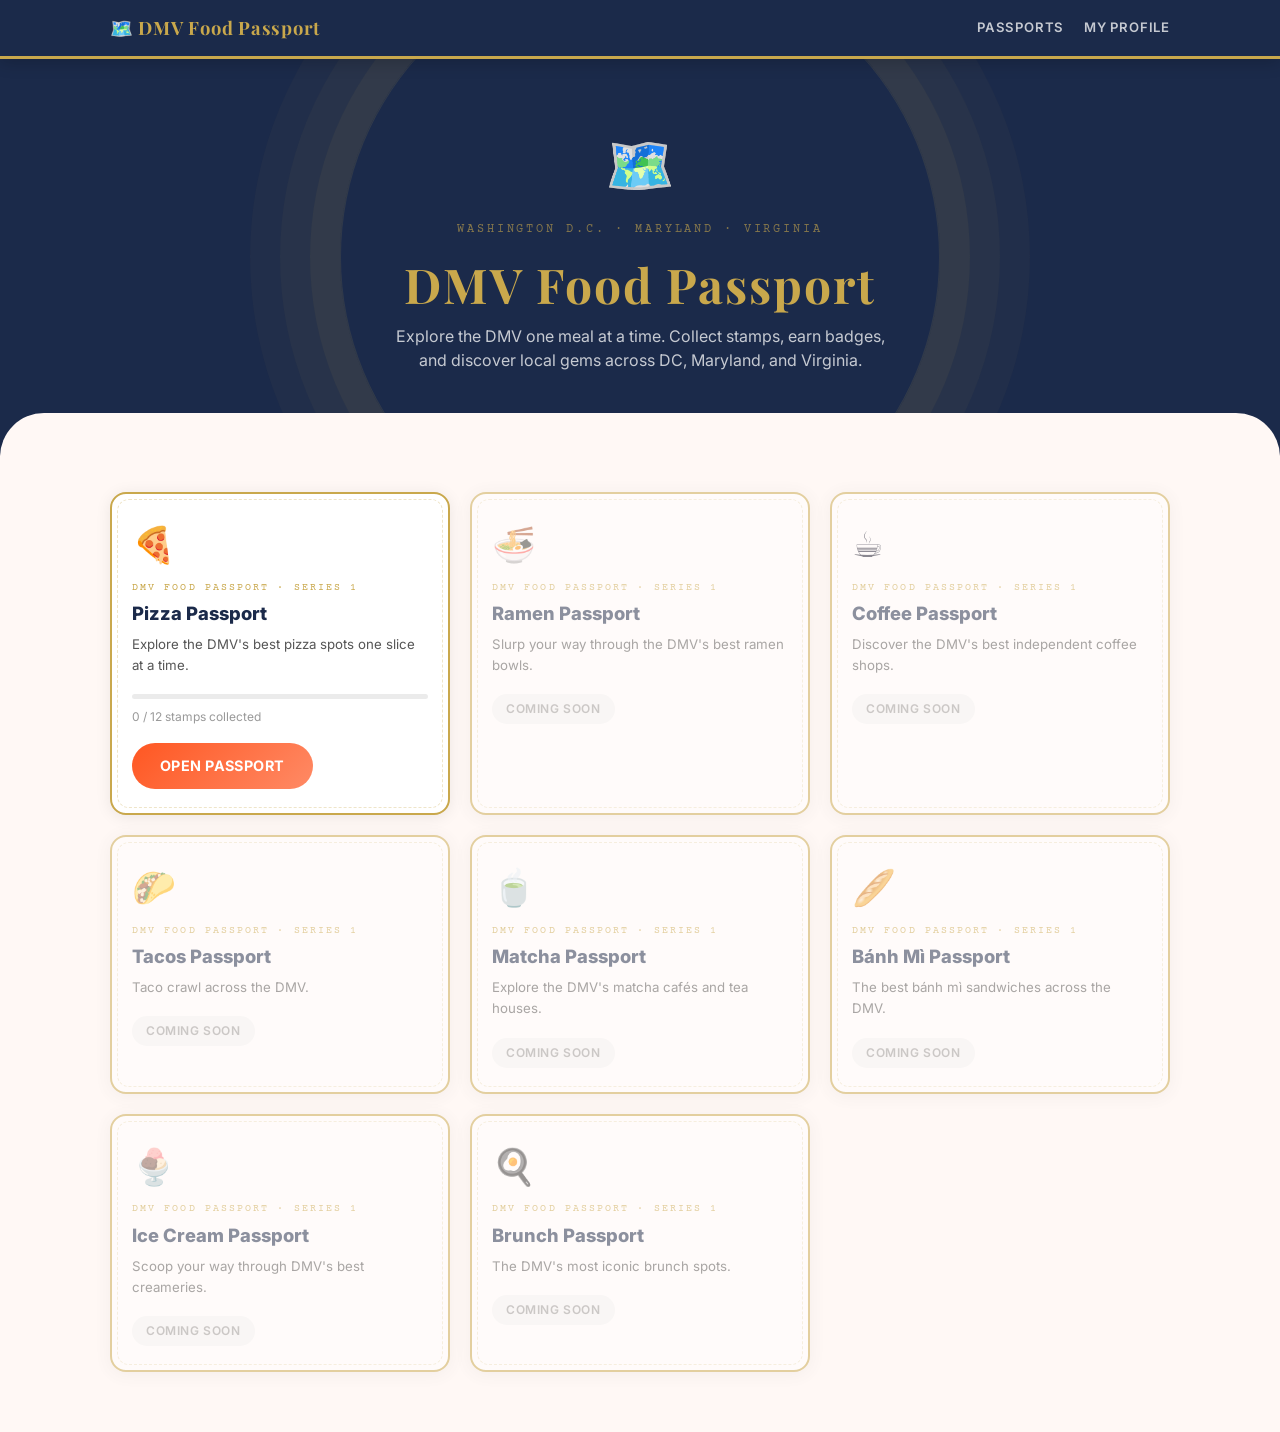
<file: index.html>
<!DOCTYPE html>
<html lang="en">
<head>
  <meta charset="UTF-8">
  <meta name="viewport" content="width=device-width, initial-scale=1.0">
  <title>DMV Food Passport</title>
  <link rel="preconnect" href="https://fonts.googleapis.com">
  <link href="https://fonts.googleapis.com/css2?family=Playfair+Display:wght@600;700&family=Inter:wght@400;500;600&display=swap" rel="stylesheet">
  <link rel="stylesheet" href="css/styles.css">
</head>
<body data-page="index">

  <nav class="nav">
    <div class="nav__inner">
      <span class="nav__logo">🗺️ DMV Food Passport</span>
      <div class="nav__links">
        <a href="index.html" class="nav__link">Passports</a>
        <a href="profile.html" class="nav__link">My Profile</a>
      </div>
    </div>
  </nav>

  <div class="hero">
    <div class="hero__emoji">🗺️</div>
    <p class="hero__subtitle-top">Washington D.C. · Maryland · Virginia</p>
    <h1 class="hero__title">DMV Food Passport</h1>
    <p class="hero__subtitle">Explore the DMV one meal at a time. Collect stamps, earn badges, and discover local gems across DC, Maryland, and Virginia.</p>
  </div>

  <div id="passport-grid"></div>

  <script src="js/data.js"></script>
  <script src="js/passport.js"></script>
  <script src="js/app.js"></script>
</body>
</html>
</file>
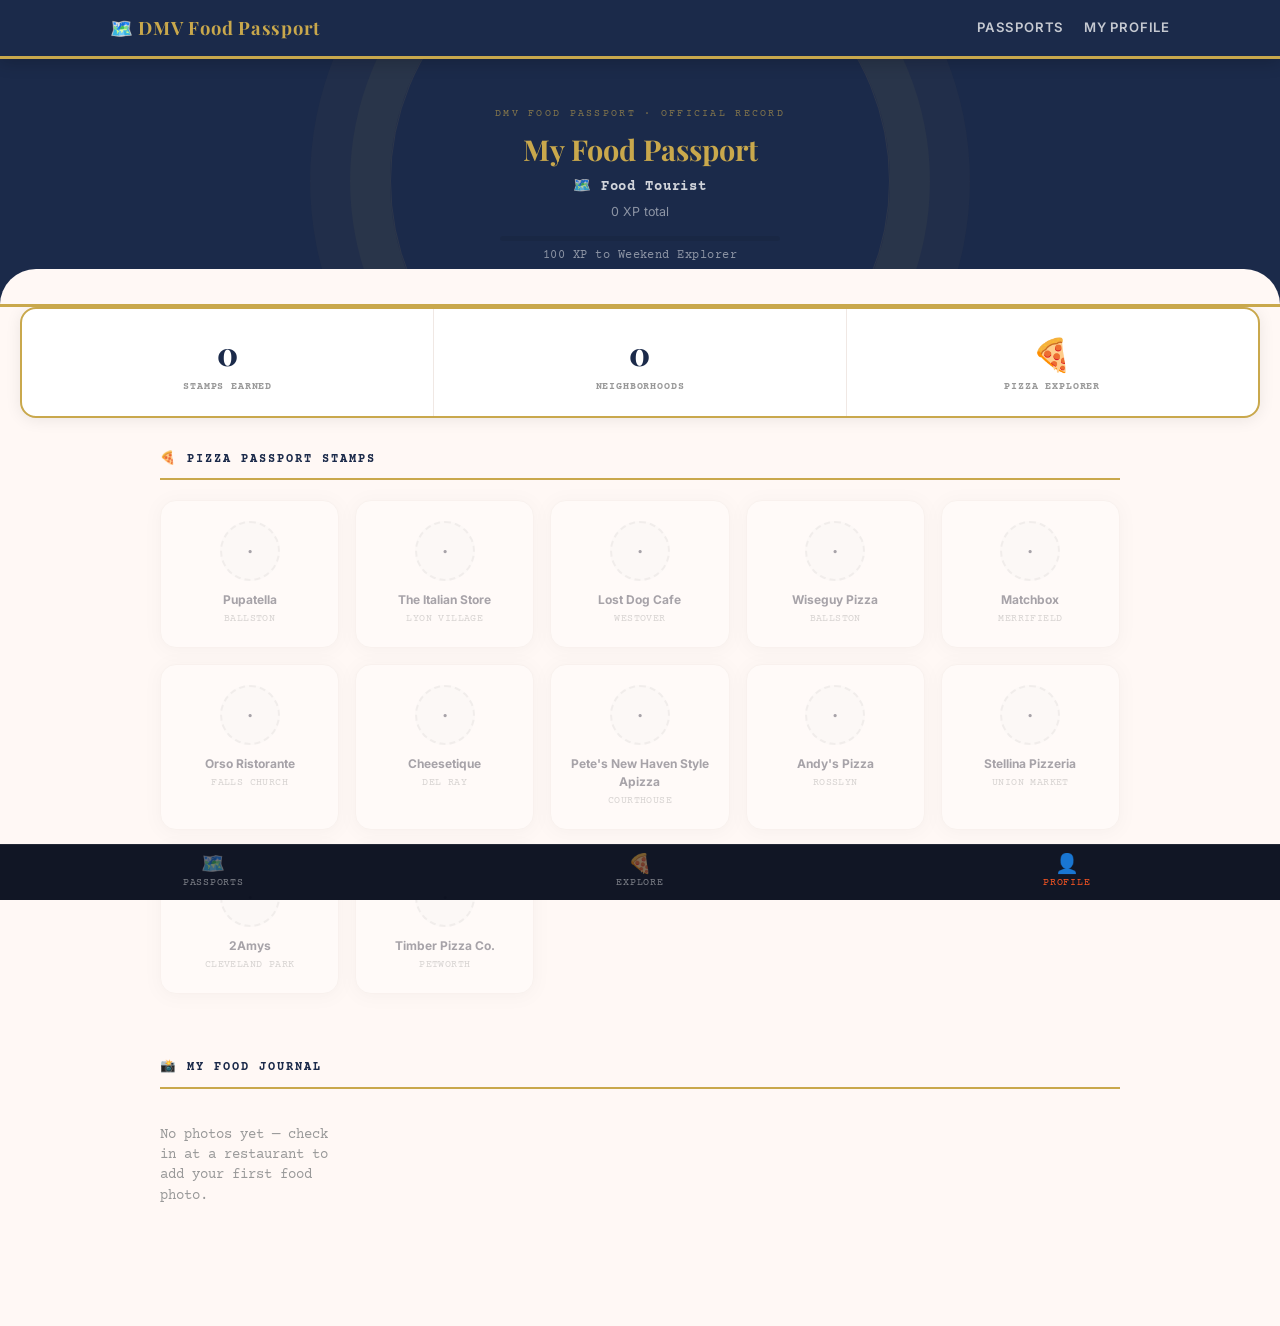
<file: profile.html>
<!DOCTYPE html>
<html lang="en">
<head>
  <meta charset="UTF-8">
  <meta name="viewport" content="width=device-width, initial-scale=1.0">
  <title>My Passport — DMV Food Passport</title>
  <link rel="preconnect" href="https://fonts.googleapis.com">
  <link href="https://fonts.googleapis.com/css2?family=Playfair+Display:wght@600;700&family=Inter:wght@400;500;600&display=swap" rel="stylesheet">
  <link rel="stylesheet" href="css/styles.css">
</head>
<body data-page="profile">

  <nav class="nav">
    <div class="nav__inner">
      <a href="index.html" class="nav__logo">🗺️ DMV Food Passport</a>
      <div class="nav__links">
        <a href="index.html" class="nav__link">Passports</a>
        <a href="profile.html" class="nav__link">My Profile</a>
      </div>
    </div>
  </nav>

  <style>
    body { padding-bottom: 72px; }
  </style>

  <div class="profile-header">
    <p class="profile-header__label">DMV Food Passport · Official Record</p>
    <h1 class="profile-header__title">My Food Passport</h1>
    <p class="profile-header__level" id="profile-level">🗺️ Food Tourist</p>
    <p class="profile-header__xp" id="profile-xp">0 XP total</p>
    <div class="progress-bar profile-xp-bar">
      <div class="progress-bar__fill" id="profile-xp-bar-fill" style="width: 0%"></div>
    </div>
    <p class="profile-next-level" id="profile-next-level"></p>
  </div>

  <div class="profile-stats">
    <div class="stat">
      <div class="stat__number" id="stat-stamps">0</div>
      <div class="stat__label">Stamps Earned</div>
    </div>
    <div class="stat">
      <div class="stat__number" id="stat-neighborhoods">0</div>
      <div class="stat__label">Neighborhoods</div>
    </div>
    <div class="stat">
      <div class="stat__number">🍕</div>
      <div class="stat__label">Pizza Explorer</div>
    </div>
  </div>

  <div class="profile-section">
    <h2 class="profile-section__title">🍕 Pizza Passport Stamps</h2>
    <div id="stamp-book"></div>
  </div>

  <div class="profile-section">
    <h2 class="profile-section__title">📸 My Food Journal</h2>
    <div id="photo-journal"></div>
  </div>

  <nav class="game-tab-bar">
    <a href="index.html" class="game-tab">
      <span class="game-tab-icon">🗺️</span>
      <span class="game-tab-label">Passports</span>
    </a>
    <a href="passport.html?type=pizza" class="game-tab">
      <span class="game-tab-icon">🍕</span>
      <span class="game-tab-label">Explore</span>
    </a>
    <a href="profile.html" class="game-tab game-tab--active">
      <span class="game-tab-icon">👤</span>
      <span class="game-tab-label">Profile</span>
    </a>
  </nav>

  <script src="js/data.js"></script>
  <script src="js/passport.js"></script>
  <script src="js/app.js"></script>
</body>
</html>
</file>
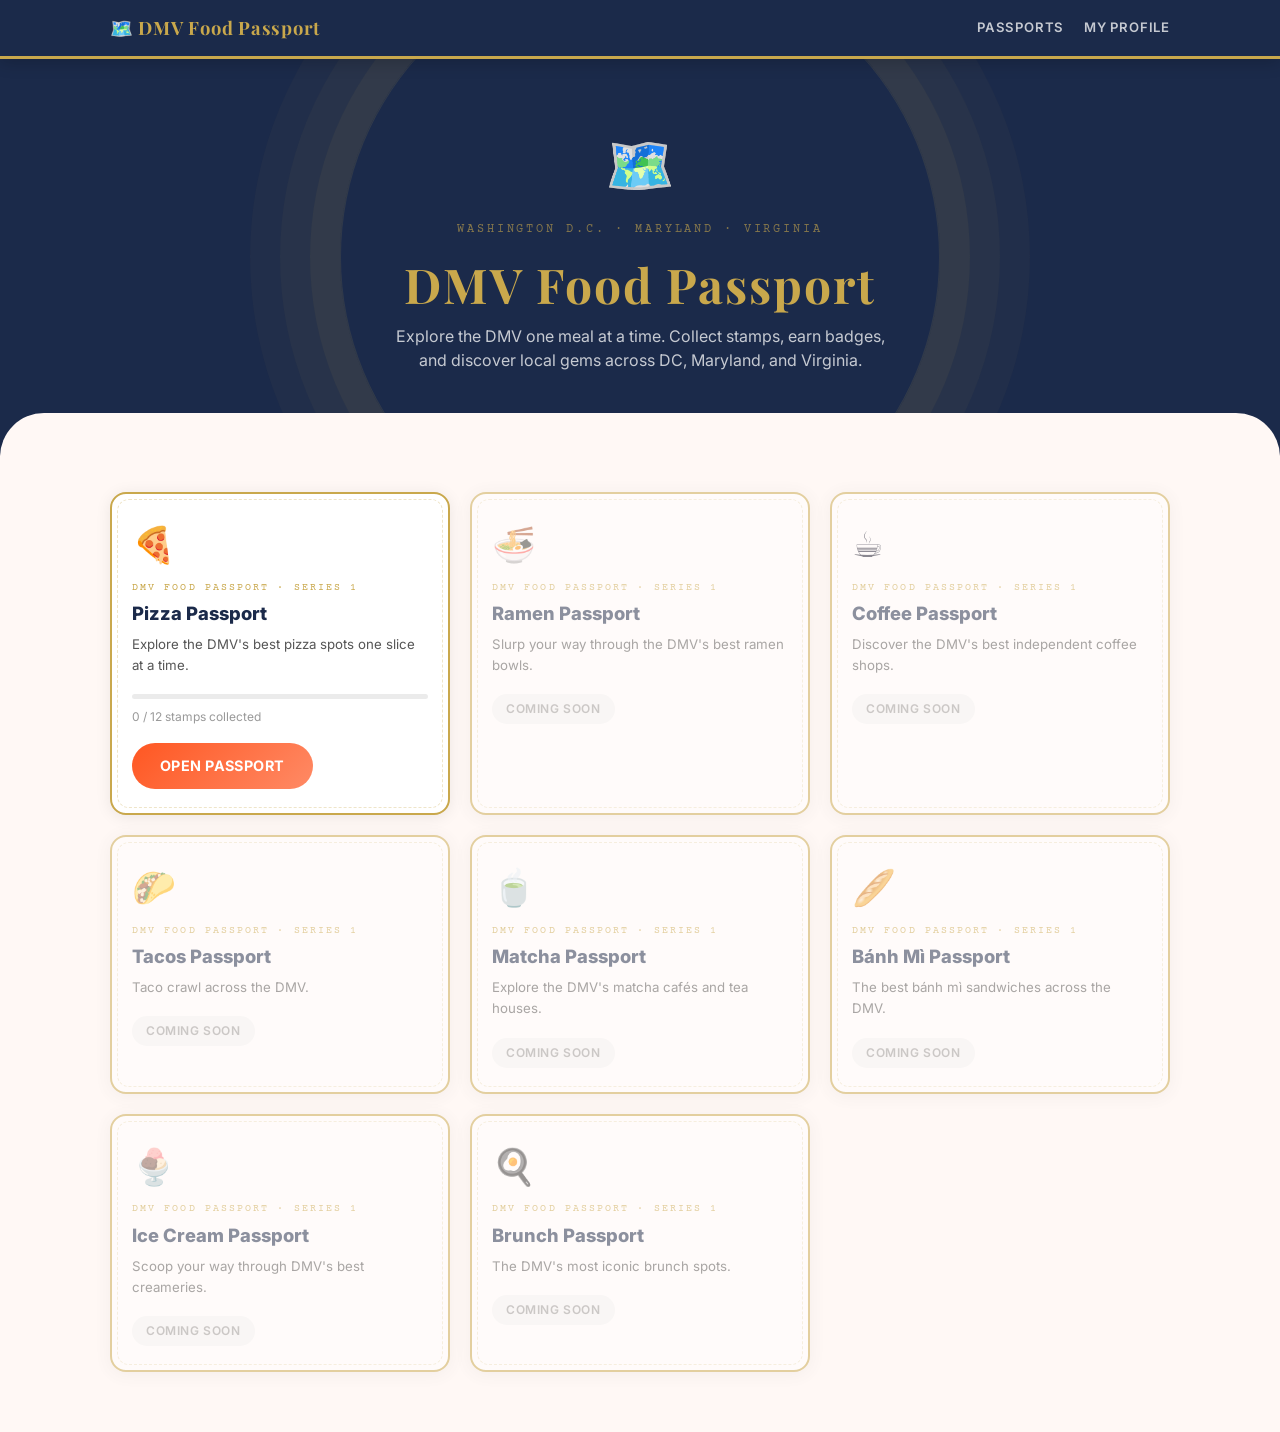
<file: restaurant.html>
<!DOCTYPE html>
<html lang="en">
<head>
  <meta charset="UTF-8">
  <meta name="viewport" content="width=device-width, initial-scale=1.0">
  <title>Check In — DMV Food Passport</title>
  <link rel="preconnect" href="https://fonts.googleapis.com">
  <link href="https://fonts.googleapis.com/css2?family=Playfair+Display:wght@600;700&family=Inter:wght@400;500;600&display=swap" rel="stylesheet">
  <link rel="stylesheet" href="css/styles.css">
</head>
<body data-page="restaurant">

  <nav class="nav">
    <div class="nav__inner">
      <a href="index.html" class="nav__logo">🗺️ DMV Food Passport</a>
      <div class="nav__links">
        <a href="passport.html?type=pizza" class="nav__link">← Back to Map</a>
        <a href="profile.html" class="nav__link">My Profile</a>
      </div>
    </div>
  </nav>

  <div class="restaurant-page">
    <a href="passport.html?type=pizza" class="restaurant-back">← Back to Pizza Passport Map</a>

    <div class="restaurant-hero">
      <div class="restaurant-hero__emoji" id="restaurant-emoji">🍕</div>
      <div>
        <h1 class="restaurant-hero__name" id="restaurant-name">Loading...</h1>
        <p class="restaurant-hero__neighborhood" id="restaurant-neighborhood"></p>
        <p class="restaurant-hero__address" id="restaurant-address"></p>
        <p class="restaurant-hero__description" id="restaurant-description"></p>
        <div class="tags" id="restaurant-tags"></div>
      </div>
    </div>

    <!-- Step progress bar -->
    <div class="step-progress" id="step-progress">
      <div class="step-progress__track">
        <div class="step-progress__fill" id="step-progress-fill" style="width: 0%"></div>
      </div>
      <div class="step-progress__labels">
        <span class="step-label step-label--active" id="step-label-1">1. Check In</span>
        <span class="step-label" id="step-label-2">2. Rate It</span>
        <span class="step-label" id="step-label-3">3. Return?</span>
        <span class="step-label" id="step-label-4">4. Photos</span>
      </div>
    </div>

    <form id="ranking-form">

      <!-- Step 1: Check In -->
      <div class="section step-section step-section--active" id="checkin-section" data-step="1">
        <h2 class="section__title">✅ Step 1 — Check In</h2>
        <div class="checkin-btn-group" id="checkin-options">
          <div class="checkin-option" id="checkin-manual">
            <div class="checkin-option__icon">📍</div>
            <div class="checkin-option__label">I'm here!</div>
            <div class="checkin-option__desc">Manual check-in</div>
          </div>
          <div class="checkin-option" id="checkin-photo-trigger">
            <div class="checkin-option__icon">📷</div>
            <div class="checkin-option__label">Snap a photo</div>
            <div class="checkin-option__desc">Upload food or place photo</div>
          </div>
        </div>
        <input type="checkbox" id="confirm-checkin" style="display:none">
      </div>

      <!-- Step 2: Rate It (locked until check-in) -->
      <div class="section step-section step-section--locked" id="rating-section" data-step="2">
        <div class="lock-overlay">
          <div class="lock-overlay__icon">🔒</div>
          <div class="lock-overlay__text">Check in first to unlock</div>
        </div>
        <h2 class="section__title">⭐ Step 2 — Rate It</h2>
        <div id="sliders-container"></div>
        <button type="button" class="btn btn--secondary btn--full" id="done-rating-btn" style="margin-top:16px; display:none">Looks good →</button>
      </div>

      <!-- Step 3: Would you return? (locked until rated) -->
      <div class="section step-section step-section--locked" id="return-section" data-step="3">
        <div class="lock-overlay">
          <div class="lock-overlay__icon">🔒</div>
          <div class="lock-overlay__text">Rate it first to unlock</div>
        </div>
        <h2 class="section__title">🔄 Step 3 — Would you return?</h2>
        <div class="return-buttons">
          <button type="button" class="return-btn return-btn--yes" id="return-yes">👍 Yes!</button>
          <button type="button" class="return-btn return-btn--no" id="return-no">👎 Probably not</button>
        </div>
      </div>

      <!-- Step 4: Photos (locked until return answered) -->
      <div class="section step-section step-section--locked" id="photos-section" data-step="4">
        <div class="lock-overlay">
          <div class="lock-overlay__icon">🔒</div>
          <div class="lock-overlay__text">Answer above to unlock</div>
        </div>
        <h2 class="section__title">📸 Step 4 — Add Photos</h2>
        <label class="photo-upload-area" for="photo-input">
          <div class="photo-upload-area__icon">📷</div>
          <div class="photo-upload-area__label">Tap to add food or restaurant photos</div>
        </label>
        <input type="file" id="photo-input" class="photo-upload-input" accept="image/*" multiple>
        <div id="photo-preview"></div>
        <button type="button" class="btn btn--secondary btn--full" id="skip-photos-btn" style="margin-top:12px">Skip photos →</button>
      </div>

      <!-- Submit (hidden until all steps done) -->
      <div id="submit-section" style="display:none">
        <button type="submit" class="btn btn--primary btn--full stamp-btn">Stamp My Passport 🍕</button>
      </div>

    </form>
  </div>

  <script src="js/data.js"></script>
  <script src="js/passport.js"></script>
  <script src="js/app.js"></script>
</body>
</html>
</file>
<file: css/styles.css>
/* ── Google Fonts: add Courier Prime for passport mono feel ───────── */
@import url('https://fonts.googleapis.com/css2?family=Playfair+Display:wght@600;700&family=Inter:wght@400;500;600;700;800&family=Courier+Prime:wght@400;700&display=swap');

/* ── Reset & Base ─────────────────────────────────────────────────── */
*, *::before, *::after { box-sizing: border-box; margin: 0; padding: 0; }

:root {
  --orange:       #FF5722;
  --orange-dark:  #E64A19;
  --orange-light: #FF8A65;
  --grad:         linear-gradient(135deg, #FF5722 0%, #FF8A65 100%);
  --grad-hero:    linear-gradient(160deg, #FF5722 0%, #FF7043 60%, #FFA07A 100%);

  /* Passport palette */
  --passport-navy:   #1B2A4A;
  --passport-gold:   #C9A84C;
  --passport-gold-light: #E8D090;
  --passport-cream:  #FAF6EE;
  --passport-ink-red:  #C0392B;
  --passport-ink-blue: #1a4b8c;
  --passport-ink-green: #1a6b3a;
  --passport-page:   #F7F3EB;

  --bg:        #FFF8F5;
  --bg-white:  #FFFFFF;
  --card-bg:   #FFFFFF;
  --text:      #1A1A2E;
  --text-mid:  #555;
  --text-light:#999;
  --border:    #F0E8E4;
  --radius:    16px;
  --radius-sm: 10px;
  --shadow:    0 4px 20px rgba(255,87,34,0.10);
  --shadow-card: 0 2px 16px rgba(0,0,0,0.08);
}

body {
  font-family: 'Inter', system-ui, sans-serif;
  background: var(--bg);
  color: var(--text);
  min-height: 100vh;
  line-height: 1.5;
}

h1, h2, h3 { font-family: 'Playfair Display', Georgia, serif; }
a { color: inherit; text-decoration: none; }
img { max-width: 100%; display: block; }

/* ── Layout ───────────────────────────────────────────────────────── */
.container { max-width: 1100px; margin: 0 auto; padding: 0 20px; }

/* ── Nav ──────────────────────────────────────────────────────────── */
.nav {
  background: var(--passport-navy);
  border-bottom: 3px solid var(--passport-gold);
  padding: 14px 0;
  position: sticky;
  top: 0;
  z-index: 1000;
  box-shadow: 0 3px 16px rgba(0,0,0,0.2);
}
.nav__inner {
  display: flex;
  align-items: center;
  justify-content: space-between;
  max-width: 1100px;
  margin: 0 auto;
  padding: 0 20px;
}
.nav__logo {
  font-family: 'Playfair Display', serif;
  font-size: 1.15rem;
  font-weight: 700;
  color: var(--passport-gold);
  letter-spacing: 0.04em;
}
.nav__links { display: flex; gap: 20px; }
.nav__link {
  font-size: 0.82rem;
  font-weight: 600;
  color: rgba(255,255,255,0.75);
  letter-spacing: 0.06em;
  text-transform: uppercase;
  transition: color 0.2s;
}
.nav__link:hover { color: var(--passport-gold); }

/* ── Buttons ──────────────────────────────────────────────────────── */
.btn {
  display: inline-block;
  padding: 12px 28px;
  border-radius: 99px;
  font-size: 0.9rem;
  font-weight: 700;
  cursor: pointer;
  border: none;
  transition: transform 0.15s, box-shadow 0.15s;
  letter-spacing: 0.03em;
  text-transform: uppercase;
}
.btn:hover { transform: translateY(-2px); box-shadow: 0 6px 20px rgba(255,87,34,0.35); }
.btn--primary { background: var(--grad); color: #fff; }
.btn--secondary { background: #fff; border: 2px solid var(--orange); color: var(--orange); }
.btn--full { width: 100%; text-align: center; padding: 16px; font-size: 1rem; }

/* ── Passport decorative border mixin ────────────────────────────── */
.passport-border {
  border: 2px solid var(--passport-gold);
  position: relative;
}
.passport-border::before {
  content: '';
  position: absolute;
  inset: 4px;
  border: 1px dashed var(--passport-gold-light);
  border-radius: inherit;
  pointer-events: none;
  opacity: 0.5;
}

/* ── Hero ─────────────────────────────────────────────────────────── */
.hero {
  text-align: center;
  padding: 64px 20px 52px;
  background: var(--passport-navy);
  position: relative;
  overflow: hidden;
}
/* Guilloche-style decorative rings */
.hero::before {
  content: '';
  position: absolute;
  top: 50%; left: 50%;
  width: 600px; height: 600px;
  margin: -300px 0 0 -300px;
  border-radius: 50%;
  border: 1px solid rgba(201,168,76,0.12);
  box-shadow:
    0 0 0 30px rgba(201,168,76,0.06),
    0 0 0 60px rgba(201,168,76,0.04),
    0 0 0 90px rgba(201,168,76,0.03);
  pointer-events: none;
}
.hero::after {
  content: '';
  position: absolute;
  bottom: -1px; left: 0; right: 0;
  height: 44px;
  background: var(--bg);
  border-radius: 44px 44px 0 0;
}
.hero__emoji { font-size: 3.5rem; margin-bottom: 14px; position: relative; z-index: 1; }
.hero__title {
  font-size: clamp(1.8rem, 5vw, 3rem);
  color: var(--passport-gold);
  margin-bottom: 4px;
  position: relative; z-index: 1;
  letter-spacing: 0.04em;
}
.hero__subtitle-top {
  font-family: 'Courier Prime', monospace;
  font-size: 0.72rem;
  letter-spacing: 0.25em;
  text-transform: uppercase;
  color: rgba(201,168,76,0.6);
  margin-bottom: 10px;
  position: relative; z-index: 1;
}
.hero__subtitle {
  font-size: 1rem;
  color: rgba(255,255,255,0.75);
  max-width: 520px;
  margin: 0 auto 32px;
  position: relative; z-index: 1;
}
.hero .btn {
  background: var(--passport-gold);
  color: var(--passport-navy);
  position: relative; z-index: 1;
}
.hero .btn:hover { box-shadow: 0 6px 20px rgba(201,168,76,0.4); }

/* ── Progress Bar ─────────────────────────────────────────────────── */
.progress-bar {
  background: rgba(0,0,0,0.08);
  border-radius: 99px;
  height: 5px;
  overflow: hidden;
  margin: 8px 0 4px;
}
.progress-bar__fill {
  height: 100%;
  background: var(--grad);
  border-radius: 99px;
  transition: width 0.6s ease;
}
.progress-label { font-size: 0.75rem; color: var(--text-light); }

/* ── Index: Passport Cards ────────────────────────────────────────── */
#passport-grid {
  display: grid;
  grid-template-columns: repeat(auto-fill, minmax(260px, 1fr));
  gap: 20px;
  padding: 36px 20px 60px;
  max-width: 1100px;
  margin: 0 auto;
}

.passport-card {
  background: var(--card-bg);
  border: 2px solid var(--passport-gold);
  border-radius: var(--radius);
  padding: 24px 20px;
  transition: transform 0.2s, box-shadow 0.2s;
  box-shadow: var(--shadow-card);
  position: relative;
  overflow: hidden;
}
/* Inner decorative border */
.passport-card::before {
  content: '';
  position: absolute;
  inset: 5px;
  border: 1px dashed rgba(201,168,76,0.3);
  border-radius: 12px;
  pointer-events: none;
}
.passport-card:hover:not(.passport-card--coming-soon) {
  transform: translateY(-4px);
  box-shadow: 0 8px 30px rgba(201,168,76,0.25);
}
.passport-card--coming-soon { opacity: 0.5; cursor: default; }
.passport-card__emoji { font-size: 2.2rem; margin-bottom: 10px; }
.passport-card__label {
  font-family: 'Courier Prime', monospace;
  font-size: 0.65rem;
  letter-spacing: 0.2em;
  text-transform: uppercase;
  color: var(--passport-gold);
  margin-bottom: 4px;
}
.passport-card__name {
  font-family: 'Inter', sans-serif;
  font-size: 1.15rem;
  font-weight: 800;
  color: var(--passport-navy);
  margin-bottom: 6px;
}
.passport-card__desc { font-size: 0.83rem; color: var(--text-mid); margin-bottom: 18px; line-height: 1.6; }
.coming-soon-badge {
  display: inline-block;
  background: #F5F5F5;
  color: var(--text-light);
  padding: 6px 14px;
  border-radius: 99px;
  font-size: 0.75rem;
  font-weight: 600;
  letter-spacing: 0.05em;
  text-transform: uppercase;
}

/* ── Passport Page Layout ─────────────────────────────────────────── */
.passport-layout {
  display: grid;
  grid-template-columns: 1fr 320px;
  height: calc(100vh - 57px);
}
#map { width: 100%; height: 100%; }

.sidebar {
  background: var(--passport-page);
  border-left: 3px solid var(--passport-gold);
  display: flex;
  flex-direction: column;
  overflow: hidden;
  /* Passport page lines */
  background-image: repeating-linear-gradient(
    to bottom,
    transparent,
    transparent 31px,
    rgba(201,168,76,0.12) 31px,
    rgba(201,168,76,0.12) 32px
  );
  background-attachment: local;
}
.sidebar__header {
  padding: 16px 18px 12px;
  border-bottom: 2px solid var(--passport-gold);
  background: var(--passport-navy);
  position: relative;
}
/* Gold corner ornaments */
.sidebar__header::before,
.sidebar__header::after {
  content: '✦';
  font-size: 0.6rem;
  color: var(--passport-gold);
  position: absolute;
  bottom: 6px;
}
.sidebar__header::before { left: 10px; }
.sidebar__header::after  { right: 10px; }

.sidebar__country {
  font-family: 'Courier Prime', monospace;
  font-size: 0.6rem;
  letter-spacing: 0.2em;
  text-transform: uppercase;
  color: rgba(201,168,76,0.6);
  margin-bottom: 2px;
}
.sidebar__title {
  font-family: 'Playfair Display', serif;
  font-size: 1rem;
  font-weight: 700;
  color: var(--passport-gold);
  margin-bottom: 0;
}
.sidebar__subtitle { font-size: 0.72rem; color: rgba(255,255,255,0.5); margin-top: 2px; }

/* XP Bar in sidebar */
.xp-panel {
  padding: 12px 18px;
  background: rgba(27,42,74,0.06);
  border-bottom: 1px solid rgba(201,168,76,0.2);
}
.xp-panel__level {
  font-size: 0.82rem;
  font-weight: 700;
  color: var(--passport-navy);
  margin-bottom: 5px;
  font-family: 'Courier Prime', monospace;
  letter-spacing: 0.05em;
}
.xp-panel__details { display: flex; justify-content: space-between; font-size: 0.7rem; color: var(--text-light); margin-top: 4px; }

/* Stamp Counter */
.stamp-counter {
  padding: 8px 18px;
  font-family: 'Courier Prime', monospace;
  font-size: 0.72rem;
  letter-spacing: 0.08em;
  color: var(--passport-navy);
  border-bottom: 1px solid rgba(201,168,76,0.2);
  background: rgba(201,168,76,0.06);
  text-transform: uppercase;
}

/* Stamp List */
#stamp-list { overflow-y: auto; flex: 1; padding: 4px 0; }

.stamp-item {
  display: flex;
  align-items: center;
  gap: 10px;
  padding: 8px 18px;
  cursor: pointer;
  transition: background 0.15s;
  border-bottom: 1px solid rgba(201,168,76,0.1);
}
.stamp-item:hover { background: rgba(255,87,34,0.05); }

/* Passport entry stamp badge */
.stamp-seal {
  width: 34px;
  height: 34px;
  border-radius: 50%;
  border: 2px dashed #ccc;
  display: flex;
  align-items: center;
  justify-content: center;
  font-size: 0.75rem;
  flex-shrink: 0;
  transition: all 0.3s;
  position: relative;
  background: #fff;
}
.stamp-item--visited .stamp-seal {
  border: 2px solid var(--passport-ink-red);
  background: rgba(192,57,43,0.08);
  color: var(--passport-ink-red);
  transform: rotate(-6deg);
  box-shadow: 0 0 0 1px rgba(192,57,43,0.2);
}
.stamp-item--gold .stamp-seal {
  border: 2px solid var(--passport-gold);
  background: rgba(201,168,76,0.12);
  color: var(--passport-gold);
  transform: rotate(-3deg);
  box-shadow: 0 0 0 1px rgba(201,168,76,0.3);
}
.stamp-item--custom .stamp-seal {
  border-style: dashed;
  border-color: var(--orange-light);
}

.stamp-info { flex: 1; min-width: 0; }
.stamp-name {
  font-size: 0.8rem;
  font-weight: 600;
  color: var(--text);
  white-space: nowrap;
  overflow: hidden;
  text-overflow: ellipsis;
}
.stamp-item--visited .stamp-name { color: var(--passport-navy); }
.stamp-item--gold .stamp-name { color: var(--orange-dark); font-weight: 700; }

.stamp-neighborhood {
  font-family: 'Courier Prime', monospace;
  font-size: 0.65rem;
  color: var(--text-light);
  letter-spacing: 0.04em;
}

.stamp-edit-btn {
  background: none;
  border: none;
  cursor: pointer;
  font-size: 0.8rem;
  padding: 3px 5px;
  border-radius: 4px;
  opacity: 0;
  transition: opacity 0.15s, background 0.15s;
  flex-shrink: 0;
}
.stamp-item:hover .stamp-edit-btn { opacity: 1; }
.stamp-edit-btn:hover { background: #FFF0EC; }

/* ── Sidebar Add Button ───────────────────────────────────────────── */
.sidebar__add-btn-wrap {
  padding: 10px 14px;
  border-top: 2px solid rgba(201,168,76,0.2);
  background: var(--passport-page);
  flex-shrink: 0;
}
.sidebar__add-btn {
  width: 100%;
  background: transparent;
  border: 2px dashed var(--passport-gold);
  border-radius: 8px;
  color: var(--passport-navy);
  font-size: 0.78rem;
  font-weight: 700;
  padding: 9px 16px;
  cursor: pointer;
  transition: background 0.2s, color 0.2s;
  font-family: 'Courier Prime', monospace;
  letter-spacing: 0.08em;
  text-transform: uppercase;
}
.sidebar__add-btn:hover { background: var(--passport-gold); color: #fff; }

/* ── Map Pins ─────────────────────────────────────────────────────── */
.map-pin {
  width: 42px;
  height: 42px;
  border-radius: 50% 50% 50% 0;
  transform: rotate(-45deg);
  display: flex;
  align-items: center;
  justify-content: center;
  font-size: 1.1rem;
  box-shadow: 0 3px 10px rgba(0,0,0,0.25);
  border: 2.5px solid white;
}
.map-pin--unvisited { background: #bbb; }
.map-pin--visited   { background: var(--grad); }
.map-pin--gold      { background: linear-gradient(135deg, #B8860B, var(--passport-gold)); border-color: var(--passport-gold); width: 48px; height: 48px; font-size: 1.3rem; }

/* Map Popup */
.map-popup { font-family: 'Inter', system-ui, sans-serif; min-width: 230px; }
.popup-header { display: flex; gap: 10px; align-items: flex-start; margin-bottom: 8px; }
.popup-emoji { font-size: 1.4rem; }
.popup-name { font-size: 0.95rem; font-weight: 700; color: var(--text); margin: 0; }
.popup-neighborhood {
  font-family: 'Courier Prime', monospace;
  font-size: 0.68rem;
  color: var(--orange);
  margin: 2px 0 0;
  letter-spacing: 0.06em;
  text-transform: uppercase;
}
.popup-description { font-size: 0.78rem; color: var(--text-mid); margin-bottom: 8px; line-height: 1.5; }
.popup-tags { display: flex; flex-wrap: wrap; gap: 4px; margin-bottom: 8px; }
.popup-tag {
  background: #FFF0EC;
  color: var(--orange);
  font-size: 0.68rem;
  font-weight: 500;
  padding: 2px 8px;
  border-radius: 99px;
  border: 1px solid #FFD5C8;
}
.popup-difficulty { font-size: 0.72rem; color: var(--text-light); margin-bottom: 10px; }
.popup-checkin-btn {
  display: block;
  background: var(--passport-navy);
  color: var(--passport-gold);
  text-align: center;
  padding: 9px 16px;
  border-radius: 8px;
  font-size: 0.82rem;
  font-weight: 700;
  letter-spacing: 0.06em;
  text-transform: uppercase;
  transition: background 0.2s;
}
.popup-checkin-btn:hover { background: var(--orange); color: white; }
.popup-visited-badge {
  display: flex;
  align-items: center;
  justify-content: center;
  gap: 6px;
  padding: 8px 14px;
  border-radius: 8px;
  font-size: 0.82rem;
  font-weight: 700;
  text-align: center;
  font-family: 'Courier Prime', monospace;
  letter-spacing: 0.08em;
  text-transform: uppercase;
  color: var(--passport-ink-red);
  border: 2px solid var(--passport-ink-red);
  background: rgba(192,57,43,0.06);
  transform: rotate(-1deg);
}

.leaflet-popup-content-wrapper { border-radius: 12px !important; padding: 0 !important; box-shadow: 0 8px 30px rgba(0,0,0,0.18) !important; border: 2px solid var(--passport-gold) !important; }
.leaflet-popup-content { margin: 16px !important; }
.leaflet-popup-tip { background: white !important; }

/* ── Stamp Overlay Animation ──────────────────────────────────────── */
.stamp-overlay {
  position: fixed;
  inset: 0;
  display: flex;
  flex-direction: column;
  align-items: center;
  justify-content: center;
  background: rgba(27,42,74,0.88);
  z-index: 9999;
  opacity: 0;
  pointer-events: none;
  transition: opacity 0.3s;
}
.stamp-overlay--visible { opacity: 1; pointer-events: auto; }

/* Big rubber stamp seal */
.stamp-overlay__seal {
  width: 180px;
  height: 180px;
  border-radius: 50%;
  border: 6px solid var(--passport-ink-red);
  box-shadow: 0 0 0 10px rgba(192,57,43,0.15), inset 0 0 0 8px rgba(192,57,43,0.1);
  display: flex;
  flex-direction: column;
  align-items: center;
  justify-content: center;
  animation: stampDrop 0.4s cubic-bezier(0.34,1.3,0.64,1) 0.1s both;
  position: relative;
}
.stamp-overlay__seal::before {
  content: '';
  position: absolute;
  inset: 8px;
  border-radius: 50%;
  border: 2px dashed rgba(192,57,43,0.4);
}
.stamp-overlay__emoji { font-size: 2.8rem; }
.stamp-overlay__visited {
  font-family: 'Courier Prime', monospace;
  font-size: 0.7rem;
  letter-spacing: 0.2em;
  text-transform: uppercase;
  color: var(--passport-ink-red);
  margin-top: 4px;
}
.stamp-overlay__text {
  font-family: 'Playfair Display', serif;
  font-size: 1.4rem;
  color: var(--passport-gold);
  margin-top: 20px;
  text-align: center;
}
.stamp-overlay__sub { font-family: 'Courier Prime', monospace; font-size: 0.82rem; color: rgba(255,255,255,0.65); margin-top: 6px; letter-spacing: 0.06em; }

@keyframes stampDrop {
  0%   { transform: scale(2.5) rotate(-15deg); opacity: 0; }
  70%  { transform: scale(0.95) rotate(2deg); opacity: 1; }
  100% { transform: scale(1) rotate(0deg); opacity: 1; }
}

/* ── Restaurant Page ──────────────────────────────────────────────── */
.restaurant-page { max-width: 640px; margin: 0 auto; padding: 32px 20px 80px; }
.restaurant-back { display: inline-flex; align-items: center; gap: 6px; font-size: 0.8rem; color: var(--text-light); margin-bottom: 24px; transition: color 0.2s; font-weight: 600; letter-spacing: 0.04em; text-transform: uppercase; font-family: 'Courier Prime', monospace; }
.restaurant-back:hover { color: var(--orange); }

.restaurant-hero {
  background: var(--passport-navy);
  border-radius: var(--radius);
  padding: 24px;
  box-shadow: var(--shadow-card);
  margin-bottom: 20px;
  display: flex;
  gap: 16px;
  align-items: flex-start;
  border: 2px solid var(--passport-gold);
  position: relative;
  overflow: hidden;
}
.restaurant-hero::before {
  content: '';
  position: absolute;
  inset: 5px;
  border: 1px dashed rgba(201,168,76,0.25);
  border-radius: 12px;
  pointer-events: none;
}
.restaurant-hero__emoji { font-size: 2.8rem; position: relative; z-index: 1; }
.restaurant-hero__name { font-family: 'Playfair Display', serif; font-size: 1.4rem; font-weight: 700; color: var(--passport-gold); line-height: 1.2; }
.restaurant-hero__neighborhood {
  font-family: 'Courier Prime', monospace;
  font-size: 0.72rem;
  color: var(--orange-light);
  font-weight: 600;
  margin-top: 4px;
  letter-spacing: 0.1em;
  text-transform: uppercase;
}
.restaurant-hero__address { font-size: 0.78rem; color: rgba(255,255,255,0.5); margin-top: 2px; }
.restaurant-hero__description { font-size: 0.85rem; color: rgba(255,255,255,0.75); margin-top: 8px; line-height: 1.6; }

.tags { display: flex; flex-wrap: wrap; gap: 6px; margin-top: 10px; }
.tag {
  background: rgba(201,168,76,0.15);
  color: var(--passport-gold);
  font-size: 0.68rem;
  padding: 3px 10px;
  border-radius: 99px;
  border: 1px solid rgba(201,168,76,0.3);
  font-weight: 600;
  font-family: 'Courier Prime', monospace;
  letter-spacing: 0.05em;
}

/* Step Progress Bar */
.step-progress {
  background: var(--card-bg);
  border-radius: var(--radius);
  padding: 14px 18px;
  box-shadow: var(--shadow-card);
  margin-bottom: 16px;
  border: 1.5px solid var(--border);
}
.step-progress__track {
  background: #F0E8E4;
  border-radius: 99px;
  height: 5px;
  overflow: hidden;
  margin-bottom: 10px;
}
.step-progress__fill {
  height: 100%;
  background: var(--grad);
  border-radius: 99px;
  transition: width 0.5s ease;
}
.step-progress__labels { display: flex; justify-content: space-between; }
.step-label { font-size: 0.68rem; font-weight: 600; color: var(--text-light); transition: color 0.3s; font-family: 'Courier Prime', monospace; letter-spacing: 0.04em; text-transform: uppercase; }
.step-label--active { color: var(--orange); }
.step-label--done { color: var(--passport-ink-green); }

/* Step Sections */
.section {
  background: var(--card-bg);
  border-radius: var(--radius);
  padding: 20px;
  box-shadow: var(--shadow-card);
  margin-bottom: 16px;
  border: 1.5px solid var(--border);
}
.section__title {
  font-family: 'Inter', sans-serif;
  font-size: 0.9rem;
  font-weight: 700;
  color: var(--text);
  margin-bottom: 14px;
  text-transform: uppercase;
  letter-spacing: 0.06em;
  padding-bottom: 10px;
  border-bottom: 1px dashed var(--border);
}

.step-section { position: relative; transition: opacity 0.4s, transform 0.4s; }
.step-section--locked { opacity: 0.4; pointer-events: none; user-select: none; }
.step-section--unlocking { animation: sectionUnlock 0.5s cubic-bezier(0.34,1.4,0.64,1) forwards; }
@keyframes sectionUnlock {
  0%   { opacity: 0.4; transform: scale(0.98) translateY(6px); }
  60%  { opacity: 1;   transform: scale(1.01) translateY(-2px); }
  100% { opacity: 1;   transform: scale(1)   translateY(0); }
}
.step-section--active { opacity: 1; pointer-events: auto; }

.lock-overlay {
  position: absolute;
  inset: 0;
  display: flex;
  flex-direction: column;
  align-items: center;
  justify-content: center;
  background: rgba(250,246,238,0.75);
  border-radius: var(--radius);
  z-index: 2;
  gap: 5px;
  backdrop-filter: blur(1px);
}
.step-section--active .lock-overlay,
.step-section--done .lock-overlay { display: none; }
.lock-overlay__icon { font-size: 1.4rem; }
.lock-overlay__text { font-size: 0.75rem; color: var(--text-light); font-weight: 600; font-family: 'Courier Prime', monospace; letter-spacing: 0.04em; }

.step-done-banner {
  display: flex;
  align-items: center;
  gap: 8px;
  background: rgba(26,107,58,0.08);
  color: var(--passport-ink-green);
  border: 1px solid rgba(26,107,58,0.2);
  border-radius: 8px;
  padding: 10px 14px;
  font-size: 0.82rem;
  font-weight: 700;
  margin-top: 12px;
  font-family: 'Courier Prime', monospace;
  letter-spacing: 0.04em;
}

/* Check-in */
.checkin-btn-group { display: flex; gap: 12px; }
.checkin-option {
  flex: 1;
  background: var(--passport-cream);
  border: 2px dashed var(--border);
  border-radius: var(--radius-sm);
  padding: 16px;
  text-align: center;
  cursor: pointer;
  transition: border-color 0.2s, background 0.2s;
}
.checkin-option:hover { border-color: var(--orange); background: #FFF0EC; border-style: solid; }
.checkin-option--selected { border-color: var(--passport-ink-red) !important; background: rgba(192,57,43,0.06) !important; border-style: solid !important; box-shadow: 0 0 0 3px rgba(192,57,43,0.1); }
.checkin-option__icon { font-size: 1.8rem; margin-bottom: 6px; }
.checkin-option__label { font-size: 0.8rem; font-weight: 700; color: var(--text); text-transform: uppercase; letter-spacing: 0.04em; }
.checkin-option__desc { font-size: 0.7rem; color: var(--text-light); margin-top: 3px; }
.already-visited { background: rgba(26,107,58,0.08); border: 1px solid rgba(26,107,58,0.25); border-radius: var(--radius-sm); padding: 12px 16px; font-size: 0.85rem; color: var(--passport-ink-green); font-weight: 600; font-family: 'Courier Prime', monospace; }
.already-visited span { opacity: 0.7; font-size: 0.75rem; margin-left: 8px; }

/* Sliders */
.slider-row { display: flex; align-items: center; gap: 12px; margin-bottom: 12px; }
.slider-label { width: 72px; font-size: 0.78rem; font-weight: 700; color: var(--text-mid); flex-shrink: 0; text-transform: uppercase; letter-spacing: 0.04em; font-family: 'Courier Prime', monospace; }
.slider { flex: 1; accent-color: var(--orange); cursor: pointer; height: 6px; }
.slider-value { width: 32px; text-align: right; font-size: 0.95rem; color: var(--orange); font-weight: 800; flex-shrink: 0; }
.slider-row--overall { background: var(--passport-cream); border-radius: var(--radius-sm); padding: 12px 16px; margin-top: 6px; border: 1.5px solid var(--passport-gold); }
.overall-score { font-size: 2.2rem; font-weight: 800; color: var(--passport-navy); font-family: 'Playfair Display', serif; }

/* Return buttons */
.return-buttons { display: flex; gap: 10px; }
.return-btn {
  flex: 1;
  padding: 12px;
  border-radius: 8px;
  border: 2px solid var(--border);
  background: #fff;
  color: var(--text-mid);
  font-size: 0.85rem;
  cursor: pointer;
  font-weight: 700;
  transition: all 0.2s;
  font-family: 'Inter', sans-serif;
  text-transform: uppercase;
  letter-spacing: 0.04em;
}
.return-btn:hover { border-color: var(--orange); color: var(--orange); }
.return-btn--active.return-btn--yes { background: rgba(26,107,58,0.08); border-color: var(--passport-ink-green); color: var(--passport-ink-green); }
.return-btn--active.return-btn--no  { background: rgba(192,57,43,0.08); border-color: var(--passport-ink-red); color: var(--passport-ink-red); }

/* Photo upload */
.photo-upload-area {
  border: 2px dashed rgba(201,168,76,0.4);
  border-radius: var(--radius-sm);
  padding: 24px;
  text-align: center;
  cursor: pointer;
  transition: border-color 0.2s, background 0.2s;
  margin-bottom: 14px;
  background: var(--passport-cream);
}
.photo-upload-area:hover { border-color: var(--passport-gold); background: rgba(201,168,76,0.08); }
.photo-upload-area__icon { font-size: 1.8rem; margin-bottom: 6px; }
.photo-upload-area__label { font-size: 0.8rem; color: var(--text-light); font-family: 'Courier Prime', monospace; letter-spacing: 0.04em; }
.photo-upload-input { display: none; }
#photo-preview { display: flex; flex-wrap: wrap; gap: 10px; }
.photo-thumb { width: 88px; height: 88px; object-fit: cover; border-radius: 8px; border: 2px solid var(--border); }
.photo-thumb--new { border-color: var(--orange); }

/* Stamp submit button */
.stamp-btn { animation: stampPulse 1.8s ease-in-out infinite; }
@keyframes stampPulse {
  0%,100% { box-shadow: 0 0 0 0 rgba(255,87,34,0.4); }
  50%      { box-shadow: 0 0 0 12px rgba(255,87,34,0); }
}

/* ── Profile Page ─────────────────────────────────────────────────── */
.profile-header {
  background: var(--passport-navy);
  padding: 48px 20px 40px;
  text-align: center;
  position: relative;
  overflow: hidden;
  border-bottom: 3px solid var(--passport-gold);
}
.profile-header::before {
  content: '';
  position: absolute;
  top: 50%; left: 50%;
  width: 500px; height: 500px;
  margin: -250px 0 0 -250px;
  border-radius: 50%;
  border: 1px solid rgba(201,168,76,0.1);
  box-shadow: 0 0 0 40px rgba(201,168,76,0.05), 0 0 0 80px rgba(201,168,76,0.03);
  pointer-events: none;
}
.profile-header::after {
  content: '';
  position: absolute;
  bottom: -1px; left: 0; right: 0;
  height: 36px;
  background: var(--bg);
  border-radius: 36px 36px 0 0;
}
.profile-header__label {
  font-family: 'Courier Prime', monospace;
  font-size: 0.65rem;
  letter-spacing: 0.22em;
  text-transform: uppercase;
  color: rgba(201,168,76,0.6);
  margin-bottom: 6px;
  position: relative; z-index: 1;
}
.profile-header__title { font-size: 1.8rem; color: var(--passport-gold); margin-bottom: 6px; position: relative; z-index: 1; }
.profile-header__level { font-size: 0.9rem; color: rgba(255,255,255,0.8); font-weight: 700; margin-bottom: 4px; font-family: 'Courier Prime', monospace; letter-spacing: 0.06em; position: relative; z-index: 1; }
.profile-header__xp { font-size: 0.78rem; color: rgba(255,255,255,0.5); margin-bottom: 14px; position: relative; z-index: 1; }
.profile-xp-bar { max-width: 280px; margin: 0 auto 6px; }
.profile-xp-bar .progress-bar { background: rgba(255,255,255,0.15); }
.profile-xp-bar .progress-bar__fill { background: var(--passport-gold); }
.profile-next-level { font-size: 0.72rem; color: rgba(255,255,255,0.5); font-family: 'Courier Prime', monospace; letter-spacing: 0.04em; position: relative; z-index: 1; }

.profile-stats {
  display: flex;
  justify-content: center;
  background: var(--card-bg);
  margin: 0 20px;
  border-radius: var(--radius);
  box-shadow: var(--shadow-card);
  overflow: hidden;
  border: 2px solid var(--passport-gold);
}
.stat { flex: 1; text-align: center; padding: 20px 16px; border-right: 1px solid var(--border); }
.stat:last-child { border-right: none; }
.stat__number { font-size: 2rem; font-weight: 800; color: var(--passport-navy); font-family: 'Playfair Display', serif; }
.stat__label { font-size: 0.65rem; color: var(--text-light); margin-top: 3px; font-weight: 700; font-family: 'Courier Prime', monospace; letter-spacing: 0.08em; text-transform: uppercase; }

.profile-section { max-width: 1000px; margin: 0 auto; padding: 32px 20px; }
.profile-section__title {
  font-family: 'Courier Prime', monospace;
  font-size: 0.78rem;
  font-weight: 700;
  color: var(--passport-navy);
  margin-bottom: 20px;
  text-transform: uppercase;
  letter-spacing: 0.16em;
  padding-bottom: 10px;
  border-bottom: 2px solid var(--passport-gold);
  display: flex;
  align-items: center;
  gap: 8px;
}

/* Profile stamp seals */
#stamp-book {
  display: grid;
  grid-template-columns: repeat(auto-fill, minmax(150px, 1fr));
  gap: 16px;
}

.profile-stamp {
  background: var(--card-bg);
  border-radius: var(--radius);
  padding: 20px 14px;
  text-align: center;
  box-shadow: var(--shadow-card);
  border: 1.5px solid var(--border);
  transition: transform 0.2s, box-shadow 0.2s;
}
.profile-stamp--visited {
  border-color: var(--passport-gold);
  cursor: pointer;
  background: var(--passport-cream);
}
.profile-stamp--visited:hover { transform: translateY(-3px) rotate(1deg); box-shadow: 0 8px 24px rgba(201,168,76,0.25); }
.profile-stamp--gold { border-color: var(--passport-gold); background: rgba(201,168,76,0.08); }
.profile-stamp--empty { opacity: 0.38; }

/* The seal circle */
.profile-stamp__seal {
  width: 60px;
  height: 60px;
  border-radius: 50%;
  margin: 0 auto 10px;
  display: flex;
  align-items: center;
  justify-content: center;
  font-size: 1.6rem;
  border: 2px dashed #ddd;
  background: #f8f8f8;
}
.profile-stamp--visited .profile-stamp__seal {
  border: 3px solid var(--passport-ink-red);
  background: rgba(192,57,43,0.06);
  transform: rotate(-5deg);
}
.profile-stamp--gold .profile-stamp__seal {
  border: 3px solid var(--passport-gold);
  background: rgba(201,168,76,0.1);
  transform: rotate(-3deg);
}

.profile-stamp__name { font-size: 0.75rem; font-weight: 700; color: var(--text); margin-bottom: 3px; }
.profile-stamp__neighborhood { font-family: 'Courier Prime', monospace; font-size: 0.62rem; color: var(--text-light); letter-spacing: 0.04em; text-transform: uppercase; }
.profile-stamp__date { font-family: 'Courier Prime', monospace; font-size: 0.62rem; color: var(--passport-ink-red); margin-top: 5px; font-weight: 700; }
.profile-stamp__gold-badge { font-size: 0.62rem; color: var(--passport-gold); margin-top: 4px; font-weight: 700; font-family: 'Courier Prime', monospace; letter-spacing: 0.04em; text-transform: uppercase; }

/* Photo Journal */
#photo-journal {
  display: grid;
  grid-template-columns: repeat(auto-fill, minmax(170px, 1fr));
  gap: 16px;
}
.journal-photo { border-radius: var(--radius); overflow: hidden; background: var(--card-bg); box-shadow: var(--shadow-card); border: 2px solid var(--passport-gold); }
.journal-photo__img { width: 100%; height: 150px; object-fit: cover; }
.journal-photo__caption { padding: 8px 10px; font-size: 0.72rem; color: var(--text-mid); font-weight: 600; font-family: 'Courier Prime', monospace; letter-spacing: 0.04em; text-transform: uppercase; }

.empty-state { color: var(--text-light); font-size: 0.85rem; padding: 16px 0; font-family: 'Courier Prime', monospace; }

/* ── Modal ────────────────────────────────────────────────────────── */
.modal-backdrop {
  position: fixed !important;
  top: 0 !important; left: 0 !important; right: 0 !important; bottom: 0 !important;
  width: 100vw !important; height: 100vh !important;
  background: rgba(27,42,74,0.7);
  z-index: 2000;
  display: flex !important;
  align-items: center;
  justify-content: center;
  padding: 20px;
  opacity: 0;
  pointer-events: none;
  transition: opacity 0.25s;
  backdrop-filter: blur(4px);
}
.modal-backdrop--visible { opacity: 1; pointer-events: auto; }

.modal {
  background: var(--passport-cream);
  border-radius: 20px;
  width: 100%;
  max-width: 460px;
  max-height: 90vh;
  overflow-y: auto;
  border: 3px solid var(--passport-gold);
  box-shadow: 0 24px 60px rgba(0,0,0,0.35);
  transform: translateY(24px) scale(0.96);
  transition: transform 0.3s cubic-bezier(0.34,1.4,0.64,1);
  position: relative;
}
/* Inner dashed border — passport style */
.modal::before {
  content: '';
  position: absolute;
  inset: 6px;
  border: 1px dashed rgba(201,168,76,0.35);
  border-radius: 16px;
  pointer-events: none;
  z-index: 0;
}
.modal-backdrop--visible .modal { transform: translateY(0) scale(1); }

.modal__header {
  display: flex;
  align-items: center;
  justify-content: space-between;
  padding: 20px 24px 0;
  margin-bottom: 16px;
  position: relative; z-index: 1;
}
.modal__label-top {
  font-family: 'Courier Prime', monospace;
  font-size: 0.6rem;
  letter-spacing: 0.2em;
  text-transform: uppercase;
  color: var(--passport-gold);
  margin-bottom: 2px;
}
.modal__title { font-family: 'Playfair Display', serif; font-size: 1.2rem; font-weight: 700; color: var(--passport-navy); }
.modal__close {
  background: var(--passport-navy);
  border: none;
  border-radius: 50%;
  width: 32px; height: 32px;
  font-size: 0.8rem;
  cursor: pointer;
  display: flex;
  align-items: center;
  justify-content: center;
  color: var(--passport-gold);
  transition: background 0.2s;
  flex-shrink: 0;
}
.modal__close:hover { background: var(--orange); color: white; }

.modal__field { padding: 0 24px 14px; position: relative; z-index: 1; }
.modal__field-row { display: flex; gap: 0; }
.modal__field-row .modal__field { flex: 1; }
.modal__label { display: block; font-size: 0.7rem; font-weight: 700; color: var(--passport-navy); margin-bottom: 5px; font-family: 'Courier Prime', monospace; letter-spacing: 0.08em; text-transform: uppercase; }
.modal__optional { font-weight: 400; color: var(--text-light); text-transform: none; letter-spacing: 0; }
.modal__input {
  width: 100%;
  background: #fff;
  border: 1.5px solid rgba(201,168,76,0.35);
  border-radius: 8px;
  padding: 10px 12px;
  font-size: 0.875rem;
  color: var(--text);
  font-family: 'Inter', sans-serif;
  transition: border-color 0.2s;
  outline: none;
}
.modal__input:focus { border-color: var(--passport-gold); box-shadow: 0 0 0 3px rgba(201,168,76,0.15); }
.modal__textarea { min-height: 72px; resize: vertical; }

.modal__actions {
  display: flex;
  gap: 10px;
  padding: 4px 24px 24px;
  justify-content: flex-end;
  position: relative; z-index: 1;
}
.modal__actions .btn { padding: 10px 22px; font-size: 0.8rem; }
.modal__delete-btn {
  background: transparent;
  border: 2px solid var(--passport-ink-red);
  color: var(--passport-ink-red);
  border-radius: 99px;
  padding: 10px 18px;
  font-size: 0.78rem;
  font-weight: 700;
  cursor: pointer;
  font-family: 'Inter', sans-serif;
  text-transform: uppercase;
  letter-spacing: 0.04em;
  transition: background 0.2s, color 0.2s;
}
.modal__delete-btn:hover { background: var(--passport-ink-red); color: white; }

/* ── Responsive ───────────────────────────────────────────────────── */
@media (max-width: 768px) {
  .passport-layout { grid-template-columns: 1fr; grid-template-rows: 55vh auto; height: auto; }
  .sidebar { height: 45vh; border-left: none; border-top: 3px solid var(--passport-gold); }
  .nav__links { gap: 10px; }
  .nav__link { font-size: 0.72rem; white-space: nowrap; }
  .nav__logo { font-size: 0.95rem; }
  .nav__inner { padding: 0 14px; }
  .profile-stats { margin: 0 16px; }
  .checkin-btn-group { flex-direction: column; }
}
@media (max-width: 480px) {
  #passport-grid { grid-template-columns: 1fr; padding: 24px 16px 48px; }
  #stamp-book { grid-template-columns: repeat(2, 1fr); }
}

/* ── Game Mode (passport.html Explorer layout) ────────────────────── */
.game-body {
  background: #0a0f1e;
  overflow: hidden;
  height: 100vh;
}

.game-map {
  position: fixed;
  inset: 0;
  z-index: 1;
}

/* Top HUD */
.game-hud-top {
  position: fixed;
  top: 0; left: 0; right: 0;
  z-index: 100;
  display: flex;
  align-items: flex-start;
  justify-content: space-between;
  padding: 12px 16px 32px;
  background: linear-gradient(to bottom, rgba(10,15,30,0.88) 0%, rgba(10,15,30,0) 100%);
  pointer-events: none;
}
.hud-left { flex: 1; }
.hud-level {
  color: #ffcc00;
  font-family: 'Courier Prime', monospace;
  font-size: 0.78rem;
  font-weight: 700;
  letter-spacing: 0.05em;
  margin-bottom: 5px;
}
.hud-xp-row { display: flex; align-items: center; gap: 8px; max-width: 220px; }
.hud-xp-bar {
  flex: 1;
  height: 4px;
  background: rgba(255,255,255,0.15);
  border-radius: 2px;
  overflow: hidden;
}
.hud-xp-fill {
  height: 100%;
  background: #ffcc00;
  border-radius: 2px;
  transition: width 0.6s ease;
}
.hud-xp-label {
  font-family: 'Courier Prime', monospace;
  font-size: 0.68rem;
  color: rgba(255,255,255,0.5);
  white-space: nowrap;
}
.hud-right { display: flex; flex-direction: column; align-items: flex-end; gap: 4px; }
.hud-stamp-badge {
  background: rgba(0,0,0,0.5);
  border: 1px solid rgba(201,168,76,0.5);
  border-radius: 99px;
  padding: 3px 12px;
  color: var(--passport-gold);
  font-family: 'Courier Prime', monospace;
  font-size: 0.75rem;
  font-weight: 700;
  letter-spacing: 0.05em;
}
.hud-next-level {
  font-family: 'Courier Prime', monospace;
  font-size: 0.6rem;
  color: rgba(255,255,255,0.35);
}

/* View toggle */
.game-view-toggle {
  position: fixed;
  top: 72px; right: 12px;
  z-index: 100;
  display: flex;
  flex-direction: column;
  gap: 4px;
}
.view-toggle-btn {
  background: rgba(10,15,30,0.85);
  border: 1px solid rgba(255,255,255,0.12);
  color: rgba(255,255,255,0.6);
  font-family: 'Courier Prime', monospace;
  font-size: 0.7rem;
  letter-spacing: 0.06em;
  padding: 5px 12px;
  border-radius: 6px;
  cursor: pointer;
  transition: background 0.15s, color 0.15s;
}
.view-toggle-btn--active {
  background: var(--orange);
  border-color: var(--orange);
  color: white;
}

/* Bottom sheet */
.game-sheet {
  position: fixed;
  bottom: 56px; left: 0; right: 0;
  z-index: 100;
  background: rgba(10,15,30,0.95);
  border-top: 1px solid rgba(255,255,255,0.08);
  border-radius: 18px 18px 0 0;
  transition: transform 0.3s ease;
}
.sheet-handle-bar { padding: 8px 0 0; text-align: center; }
.sheet-handle {
  display: inline-block;
  width: 36px; height: 3px;
  background: rgba(255,255,255,0.18);
  border-radius: 2px;
}

/* Peek state */
.sheet-peek { padding: 8px 18px 14px; }
.sheet-nearby-label {
  font-family: 'Courier Prime', monospace;
  font-size: 0.62rem;
  letter-spacing: 0.12em;
  text-transform: uppercase;
  color: rgba(255,255,255,0.35);
  margin-bottom: 8px;
}
.sheet-peek-row { display: flex; align-items: center; gap: 12px; }
.sheet-peek-dot {
  width: 10px; height: 10px;
  border-radius: 50%;
  background: var(--orange);
  flex-shrink: 0;
}
.sheet-peek-name { color: white; font-size: 0.88rem; font-weight: 500; }
.sheet-peek-sub { color: rgba(255,255,255,0.4); font-size: 0.72rem; margin-top: 1px; }
.sheet-peek-distance {
  margin-left: auto;
  color: #ff9800;
  font-family: 'Courier Prime', monospace;
  font-size: 0.72rem;
  white-space: nowrap;
}

/* Expanded detail state */
.sheet-detail { padding: 8px 18px 16px; }
.sheet-detail-header { display: flex; align-items: flex-start; gap: 12px; margin-bottom: 10px; }
.sheet-detail-emoji {
  width: 46px; height: 46px;
  background: var(--passport-navy);
  border: 2px solid var(--passport-gold);
  border-radius: 10px;
  display: flex; align-items: center; justify-content: center;
  font-size: 1.4rem;
  flex-shrink: 0;
}
.sheet-detail-info { flex: 1; min-width: 0; }
.sheet-detail-name { color: white; font-size: 1rem; font-weight: 600; }
.sheet-detail-location { color: rgba(255,255,255,0.45); font-size: 0.75rem; margin-top: 2px; }
.sheet-detail-address { color: rgba(255,255,255,0.3); font-size: 0.7rem; margin-top: 1px; }
.sheet-close-btn {
  background: rgba(255,255,255,0.08);
  border: none;
  color: rgba(255,255,255,0.5);
  width: 28px; height: 28px;
  border-radius: 50%;
  cursor: pointer;
  font-size: 0.8rem;
  flex-shrink: 0;
  transition: background 0.15s;
}
.sheet-close-btn:hover { background: rgba(255,255,255,0.15); }
.sheet-detail-tags { display: flex; gap: 5px; flex-wrap: wrap; margin-bottom: 8px; }
.sheet-detail-tag {
  background: rgba(255,255,255,0.07);
  color: rgba(255,255,255,0.55);
  font-size: 0.68rem;
  padding: 3px 9px;
  border-radius: 99px;
  font-family: 'Courier Prime', monospace;
  letter-spacing: 0.04em;
}
.sheet-detail-desc { color: rgba(255,255,255,0.5); font-size: 0.78rem; line-height: 1.5; margin-bottom: 10px; }
.sheet-xp-row {
  display: flex; align-items: center; justify-content: space-between;
  background: rgba(255,204,0,0.08);
  border: 1px solid rgba(255,204,0,0.2);
  border-radius: 8px;
  padding: 7px 12px;
  margin-bottom: 10px;
}
.sheet-xp-text { color: rgba(255,255,255,0.5); font-size: 0.72rem; font-family: 'Courier Prime', monospace; }
.sheet-xp-earn { color: #ffcc00; font-size: 0.72rem; font-family: 'Courier Prime', monospace; font-weight: 700; }
.sheet-checkin-btn {
  display: block;
  width: 100%;
  background: var(--orange);
  color: white;
  text-align: center;
  font-family: 'Courier Prime', monospace;
  font-size: 0.85rem;
  font-weight: 700;
  letter-spacing: 0.1em;
  padding: 13px;
  border-radius: 10px;
  border: none;
  cursor: pointer;
  transition: background 0.15s;
  text-decoration: none;
}
.sheet-checkin-btn:hover { background: var(--orange-dark); }
.sheet-visited-badge {
  text-align: center;
  color: rgba(255,255,255,0.5);
  font-size: 0.78rem;
  padding: 8px 0 2px;
  display: flex; align-items: center; justify-content: center; gap: 10px; flex-wrap: wrap;
}
.sheet-update-link {
  color: var(--passport-gold);
  font-size: 0.75rem;
  text-decoration: none;
}
.sheet-update-link:hover { text-decoration: underline; }

/* List view overlay */
.game-list-view {
  position: fixed;
  top: 0; left: 0; right: 0;
  bottom: 56px;
  z-index: 90;
  background: #0d1220;
  overflow-y: auto;
  padding-bottom: 16px;
}
.game-list-header {
  display: flex; align-items: center; justify-content: space-between;
  padding: 56px 18px 12px;
  background: rgba(10,15,30,0.95);
  border-bottom: 1px solid rgba(255,255,255,0.07);
  position: sticky; top: 0; z-index: 5;
}
.game-list-title {
  color: var(--passport-gold);
  font-family: 'Courier Prime', monospace;
  font-size: 0.85rem;
  font-weight: 700;
  letter-spacing: 0.08em;
  text-transform: uppercase;
}
.game-list-add-btn {
  background: rgba(255,255,255,0.07);
  border: 1px solid rgba(255,255,255,0.12);
  color: rgba(255,255,255,0.6);
  font-size: 0.72rem;
  padding: 5px 12px;
  border-radius: 6px;
  cursor: pointer;
  transition: background 0.15s;
}
.game-list-add-btn:hover { background: rgba(255,255,255,0.12); }

/* Stamp list items — dark game style */
.game-stamp-list .stamp-item {
  display: flex; align-items: center; gap: 12px;
  padding: 11px 18px;
  border-bottom: 1px solid rgba(255,255,255,0.05);
  cursor: pointer;
  transition: background 0.12s;
}
.game-stamp-list .stamp-item:hover { background: rgba(255,255,255,0.04); }
.game-stamp-list .stamp-seal {
  width: 32px; height: 32px;
  border-radius: 50%;
  border: 1.5px dashed rgba(255,255,255,0.2);
  background: transparent !important;
  display: flex; align-items: center; justify-content: center;
  font-size: 0.75rem;
  color: rgba(255,255,255,0.25);
  flex-shrink: 0;
}
.game-stamp-list .stamp-item--visited .stamp-seal {
  border-color: var(--orange);
  color: var(--orange);
  background: rgba(255,87,34,0.1);
}
.game-stamp-list .stamp-item--gold .stamp-seal {
  border-color: var(--passport-gold);
  color: var(--passport-gold);
  background: rgba(201,168,76,0.12);
}
.game-stamp-list .stamp-name { color: white; font-size: 0.85rem; font-weight: 500; }
.game-stamp-list .stamp-neighborhood { color: rgba(255,255,255,0.4); font-size: 0.72rem; margin-top: 1px; }
.game-stamp-list .stamp-edit-btn {
  margin-left: auto;
  background: none; border: none;
  color: rgba(255,255,255,0.25);
  cursor: pointer; font-size: 0.8rem;
  padding: 4px 6px;
}
.game-stamp-list .stamp-edit-btn:hover { color: var(--passport-gold); }

/* Tab bar */
.game-tab-bar {
  position: fixed;
  bottom: 0; left: 0; right: 0;
  z-index: 200;
  display: flex;
  background: rgba(10,15,30,0.97);
  border-top: 1px solid rgba(255,255,255,0.08);
  height: 56px;
}
.game-tab {
  flex: 1;
  display: flex; flex-direction: column;
  align-items: center; justify-content: center;
  gap: 3px;
  background: none; border: none;
  cursor: pointer;
  opacity: 0.45;
  transition: opacity 0.15s;
  text-decoration: none;
  color: white;
}
.game-tab--active { opacity: 1; }
.game-tab-icon { font-size: 1.2rem; line-height: 1; }
.game-tab-label {
  font-family: 'Courier Prime', monospace;
  font-size: 0.6rem;
  letter-spacing: 0.08em;
  text-transform: uppercase;
  color: white;
}
.game-tab--active .game-tab-label { color: var(--orange); }
</file>
